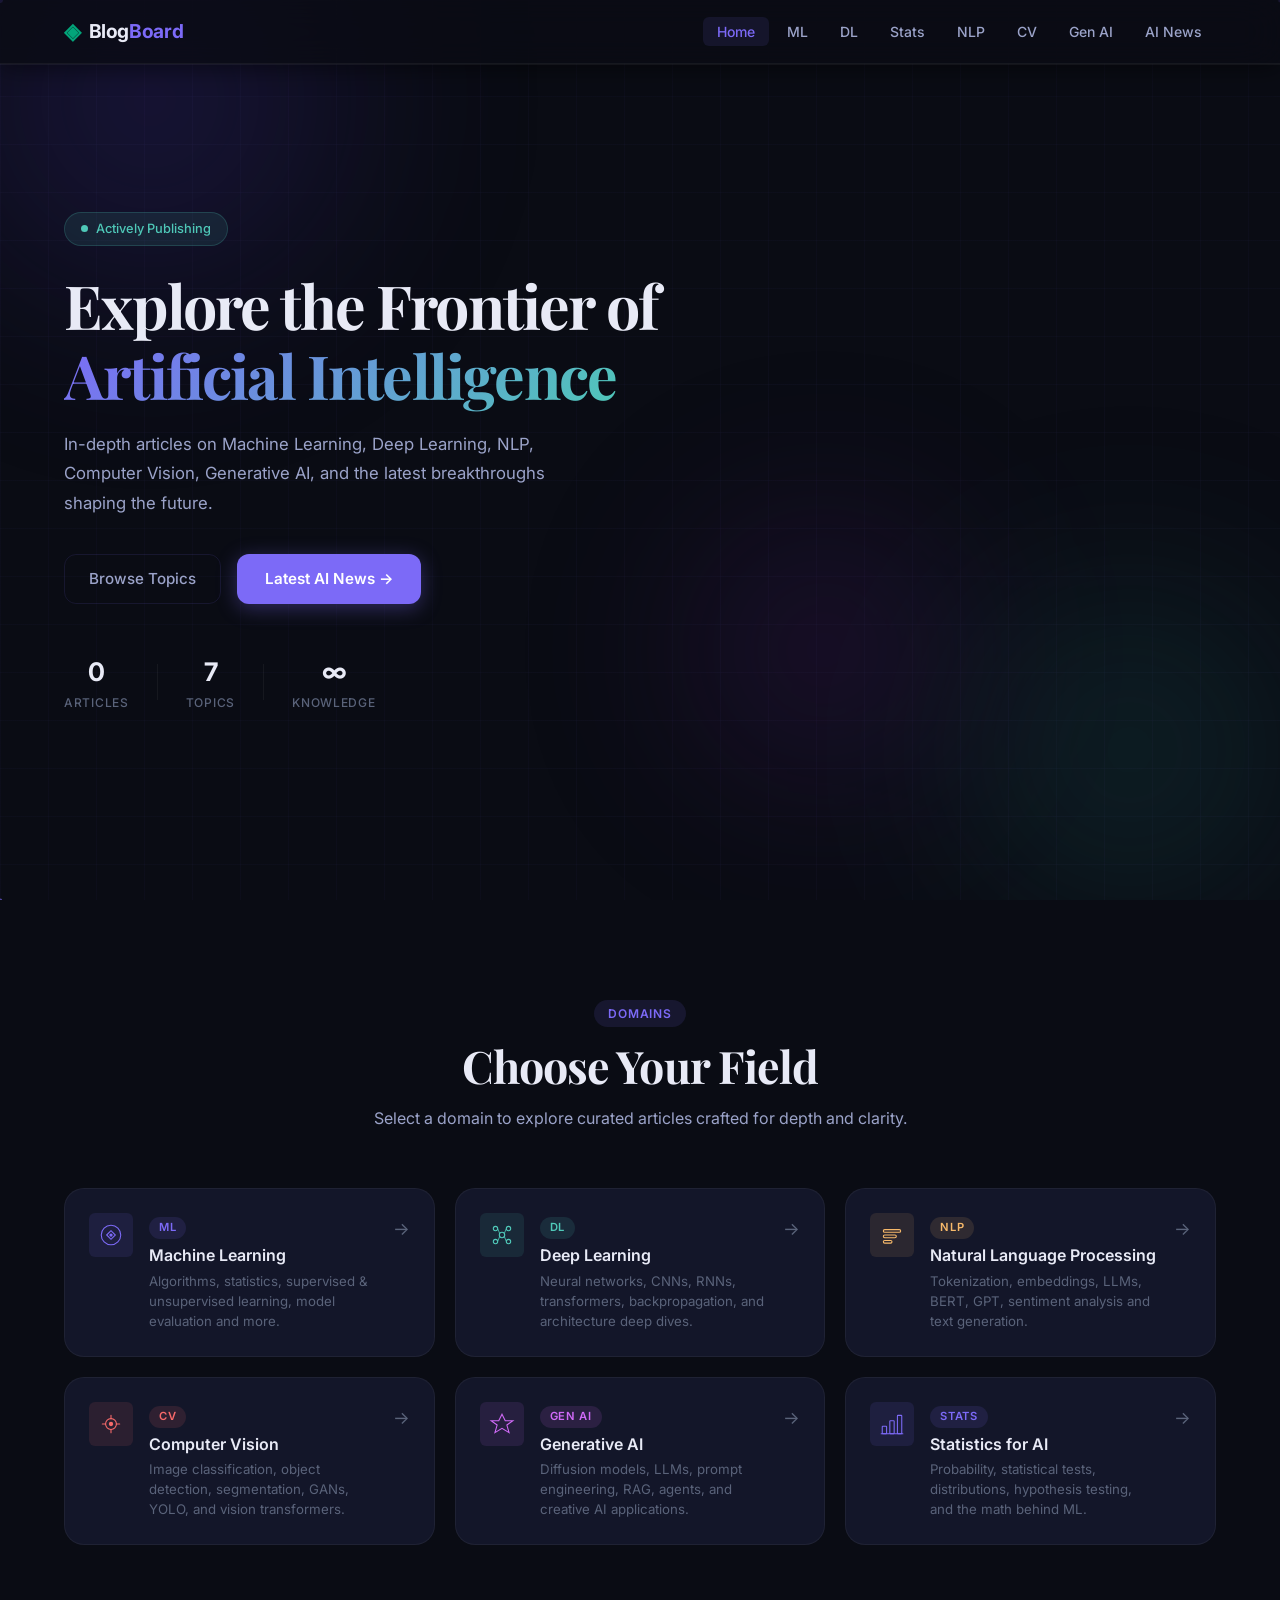
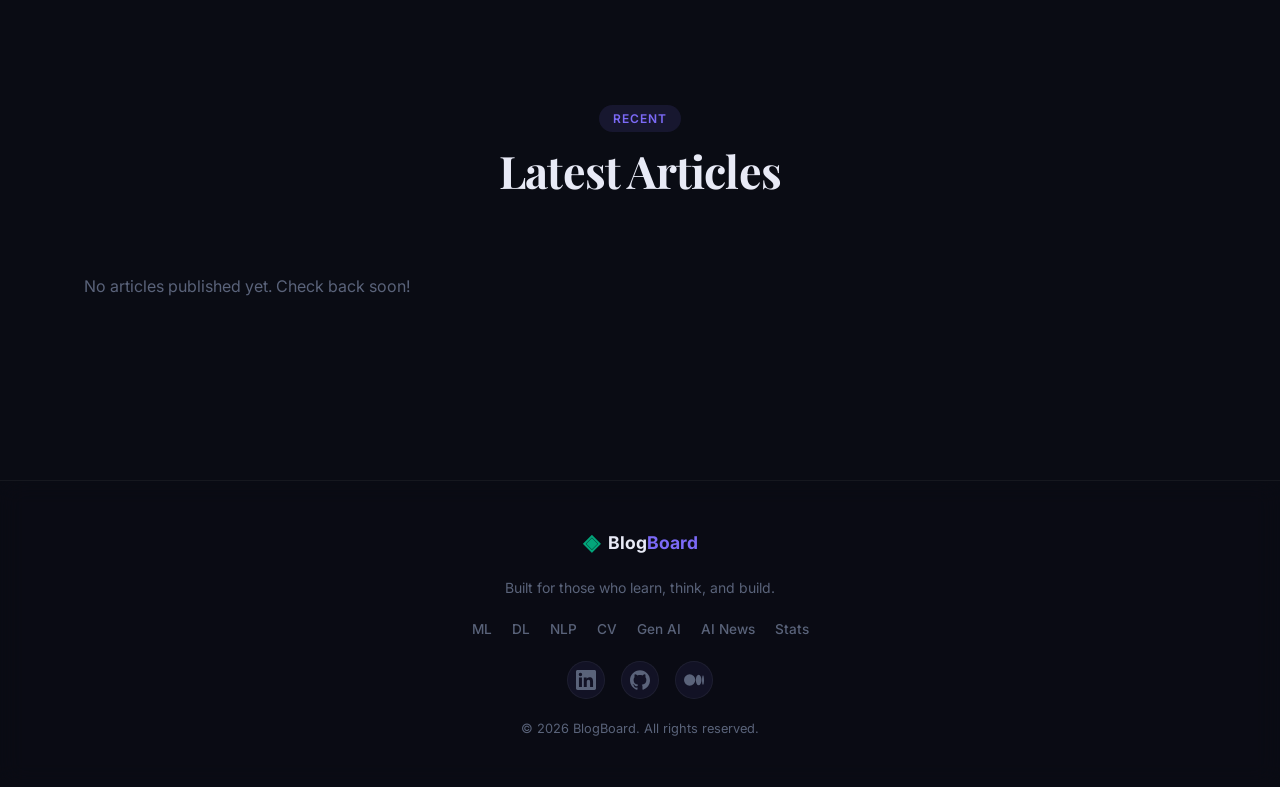
<file: blogboard/web/index.html>
<!DOCTYPE html>
<html lang="en">

<head>
  <meta charset="UTF-8" />
  <meta name="viewport" content="width=device-width, initial-scale=1.0" />
  <title>BlogBoard - AI & ML Insights</title>
  <meta name="description"
    content="A professional blog exploring Machine Learning, Deep Learning, NLP, Computer Vision, Generative AI, and the latest AI News." />
  <link rel="preconnect" href="https://fonts.googleapis.com" />
  <link rel="preconnect" href="https://fonts.gstatic.com" crossorigin />
  <link
    href="https://fonts.googleapis.com/css2?family=Inter:wght@300;400;500;600;700&family=Fira+Code:wght@400;500&family=Playfair+Display:wght@700;800&display=swap"
    rel="stylesheet" />
  <link rel="stylesheet" href="css/main.css" />
  <link rel="stylesheet" href="css/home.css" />
  <link rel="icon" type="image/svg+xml" href="favicon.svg" />
  <!-- Google tag (gtag.js) -->
  <script async src="https://www.googletagmanager.com/gtag/js?id=G-WBM01EXMS8"></script>
  <script>
    window.dataLayer = window.dataLayer || [];
    function gtag(){dataLayer.push(arguments);}
    gtag('js', new Date());

    gtag('config', 'G-WBM01EXMS8');
  </script>
  </head>

<body>
  <!-- Ambient Background -->
  <div class="ambient-bg">
    <div class="orb orb-1"></div>
    <div class="orb orb-2"></div>
    <div class="orb orb-3"></div>
    <div class="grid-overlay"></div>
    <canvas id="particleCanvas"></canvas>
  </div>

  <!-- Navigation -->
  <nav class="navbar" id="navbar">
    <div class="nav-inner">
      <a href="index.html" class="nav-logo">
        <span class="logo-icon">◈</span>
        <span class="logo-text">Blog<span class="logo-accent">Board</span></span>
      </a>
      <ul class="nav-links" id="navLinks">
        <li><a href="index.html" class="nav-link active">Home</a></li>
        <li><a href="category.html#cat=ml" class="nav-link">ML</a></li>
        <li><a href="category.html#cat=dl" class="nav-link">DL</a></li>
        <li><a href="category.html#cat=statistics" class="nav-link">Stats</a></li>
        <li><a href="category.html#cat=nlp" class="nav-link">NLP</a></li>
        <li><a href="category.html#cat=cv" class="nav-link">CV</a></li>
        <li><a href="category.html#cat=genai" class="nav-link">Gen AI</a></li>
        <li><a href="category.html#cat=ainews" class="nav-link">AI News</a></li>
      </ul>
      <button class="hamburger" id="hamburger" aria-label="Menu">
        <span></span><span></span><span></span>
      </button>
    </div>
  </nav>

  <!-- Hero Section -->
  <section class="hero">
    <div class="hero-content">
      <div class="hero-badge">
        <span class="pulse-dot"></span>
        <span>Actively Publishing</span>
      </div>
      <h1 class="hero-title">
        Explore the Frontier of
        <span class="gradient-text">Artificial Intelligence</span>
      </h1>
      <p class="hero-sub">
        In-depth articles on Machine Learning, Deep Learning, NLP, Computer Vision,
        Generative AI, and the latest breakthroughs shaping the future.
      </p>
      <div class="hero-cta">
        <a href="#categories" class="btn-ghost">Browse Topics</a>
        <a href="category.html#cat=ainews" class="btn-primary">Latest AI News →</a>
      </div>
      <div class="hero-stats">
        <div class="stat" id="totalBlogs">
          <span class="stat-num" data-target="0">0</span>
          <span class="stat-label">Articles</span>
        </div>
        <div class="stat-divider"></div>
        <div class="stat">
          <span class="stat-num">7</span>
          <span class="stat-label">Topics</span>
        </div>
        <div class="stat-divider"></div>
        <div class="stat">
          <span class="stat-num">∞</span>
          <span class="stat-label">Knowledge</span>
        </div>
      </div>
    </div>
    <div class="hero-visual">
      <div class="neural-net" id="neuralNet"></div>
    </div>
  </section>

  <!-- Categories Section -->
  <section class="categories-section" id="categories">
    <div class="section-header">
      <span class="section-tag">Domains</span>
      <h2 class="section-title">Choose Your Field</h2>
      <p class="section-sub">Select a domain to explore curated articles crafted for depth and clarity.</p>
    </div>
    <div class="categories-grid">
      <a href="category.html#cat=ml" class="cat-card" data-cat="ml">
        <div class="cat-icon-wrap">
          <svg viewBox="0 0 48 48" fill="none" class="cat-icon">
            <circle cx="24" cy="24" r="18" stroke="currentColor" stroke-width="2" />
            <path d="M16 24 L24 16 L32 24 L24 32 Z" stroke="currentColor" stroke-width="2" fill="none" />
            <circle cx="24" cy="24" r="3" fill="currentColor" />
          </svg>
        </div>
        <div class="cat-content">
          <span class="cat-tag">ML</span>
          <h3 class="cat-title">Machine Learning</h3>
          <p class="cat-desc">Algorithms, statistics, supervised & unsupervised learning, model evaluation and more.</p>
        </div>
        <div class="cat-arrow">→</div>
        <div class="cat-glow"></div>
      </a>

      <a href="category.html#cat=dl" class="cat-card" data-cat="dl">
        <div class="cat-icon-wrap">
          <svg viewBox="0 0 48 48" fill="none" class="cat-icon">
            <circle cx="12" cy="12" r="4" stroke="currentColor" stroke-width="2" />
            <circle cx="36" cy="12" r="4" stroke="currentColor" stroke-width="2" />
            <circle cx="12" cy="36" r="4" stroke="currentColor" stroke-width="2" />
            <circle cx="36" cy="36" r="4" stroke="currentColor" stroke-width="2" />
            <circle cx="24" cy="24" r="5" stroke="currentColor" stroke-width="2" />
            <line x1="16" y1="12" x2="20" y2="22" stroke="currentColor" stroke-width="1.5" />
            <line x1="32" y1="12" x2="28" y2="22" stroke="currentColor" stroke-width="1.5" />
            <line x1="16" y1="36" x2="20" y2="26" stroke="currentColor" stroke-width="1.5" />
            <line x1="32" y1="36" x2="28" y2="26" stroke="currentColor" stroke-width="1.5" />
          </svg>
        </div>
        <div class="cat-content">
          <span class="cat-tag">DL</span>
          <h3 class="cat-title">Deep Learning</h3>
          <p class="cat-desc">Neural networks, CNNs, RNNs, transformers, backpropagation, and architecture deep dives.
          </p>
        </div>
        <div class="cat-arrow">→</div>
        <div class="cat-glow"></div>
      </a>

      <a href="category.html#cat=nlp" class="cat-card" data-cat="nlp">
        <div class="cat-icon-wrap">
          <svg viewBox="0 0 48 48" fill="none" class="cat-icon">
            <rect x="8" y="14" width="32" height="5" rx="2.5" stroke="currentColor" stroke-width="2" />
            <rect x="8" y="24" width="24" height="5" rx="2.5" stroke="currentColor" stroke-width="2" />
            <rect x="8" y="34" width="16" height="5" rx="2.5" stroke="currentColor" stroke-width="2" />
          </svg>
        </div>
        <div class="cat-content">
          <span class="cat-tag">NLP</span>
          <h3 class="cat-title">Natural Language Processing</h3>
          <p class="cat-desc">Tokenization, embeddings, LLMs, BERT, GPT, sentiment analysis and text generation.</p>
        </div>
        <div class="cat-arrow">→</div>
        <div class="cat-glow"></div>
      </a>

      <a href="category.html#cat=cv" class="cat-card" data-cat="cv">
        <div class="cat-icon-wrap">
          <svg viewBox="0 0 48 48" fill="none" class="cat-icon">
            <circle cx="24" cy="24" r="10" stroke="currentColor" stroke-width="2" />
            <circle cx="24" cy="24" r="4" fill="currentColor" />
            <path d="M24 8 L24 14 M24 34 L24 40 M8 24 L14 24 M34 24 L40 24" stroke="currentColor" stroke-width="2"
              stroke-linecap="round" />
          </svg>
        </div>
        <div class="cat-content">
          <span class="cat-tag">CV</span>
          <h3 class="cat-title">Computer Vision</h3>
          <p class="cat-desc">Image classification, object detection, segmentation, GANs, YOLO, and vision transformers.
          </p>
        </div>
        <div class="cat-arrow">→</div>
        <div class="cat-glow"></div>
      </a>

      <a href="category.html#cat=genai" class="cat-card" data-cat="genai">
        <div class="cat-icon-wrap">
          <svg viewBox="0 0 48 48" fill="none" class="cat-icon">
            <path d="M24 6 L30 18 L44 18 L33 26 L37 40 L24 32 L11 40 L15 26 L4 18 L18 18 Z" stroke="currentColor"
              stroke-width="2" fill="none" />
          </svg>
        </div>
        <div class="cat-content">
          <span class="cat-tag">Gen AI</span>
          <h3 class="cat-title">Generative AI</h3>
          <p class="cat-desc">Diffusion models, LLMs, prompt engineering, RAG, agents, and creative AI applications.</p>
        </div>
        <div class="cat-arrow">→</div>
        <div class="cat-glow"></div>
      </a>

      <a href="category.html#cat=statistics" class="cat-card" data-cat="statistics">
        <div class="cat-icon-wrap">
          <svg viewBox="0 0 48 48" fill="none" class="cat-icon">
            <rect x="6" y="28" width="8" height="14" rx="1" stroke="currentColor" stroke-width="2" />
            <rect x="20" y="18" width="8" height="24" rx="1" stroke="currentColor" stroke-width="2" />
            <rect x="34" y="8" width="8" height="34" rx="1" stroke="currentColor" stroke-width="2" />
            <line x1="4" y1="42" x2="44" y2="42" stroke="currentColor" stroke-width="2" stroke-linecap="round" />
          </svg>
        </div>
        <div class="cat-content">
          <span class="cat-tag">Stats</span>
          <h3 class="cat-title">Statistics for AI</h3>
          <p class="cat-desc">Probability, statistical tests, distributions, hypothesis testing, and the math behind ML.
          </p>
        </div>
        <div class="cat-arrow">→</div>
        <div class="cat-glow"></div>
      </a>
    </div>
  </section>

  <!-- Recent Posts Section -->
  <section class="recent-section">
    <div class="section-header">
      <span class="section-tag">Recent</span>
      <h2 class="section-title">Latest Articles</h2>
    </div>
    <div class="recent-grid" id="recentPosts">
      <div class="loading-spinner">
        <div class="spinner"></div>
        <p>Loading posts…</p>
      </div>
    </div>
  </section>

  <!-- Footer -->
  <footer class="footer">
    <div class="footer-inner">
      <div class="footer-logo">
        <span class="logo-icon">◈</span>
        <span class="logo-text">Blog<span class="logo-accent">Board</span></span>
      </div>
      <p class="footer-sub">Built for those who learn, think, and build.</p>
      <div class="footer-cats">
        <a href="category.html#cat=ml">ML</a>
        <a href="category.html#cat=dl">DL</a>
        <a href="category.html#cat=nlp">NLP</a>
        <a href="category.html#cat=cv">CV</a>
        <a href="category.html#cat=genai">Gen AI</a>
        <a href="category.html#cat=ainews">AI News</a>
        <a href="category.html#cat=statistics">Stats</a>
      </div>
      <div class="footer-social">
        <a href="https://linkedin.com/in/hemakalyan" target="_blank" rel="noopener" aria-label="LinkedIn"
          class="social-link">
          <svg viewBox="0 0 24 24" fill="currentColor" width="20" height="20">
            <path
              d="M20.447 20.452h-3.554v-5.569c0-1.328-.027-3.037-1.852-3.037-1.853 0-2.136 1.445-2.136 2.939v5.667H9.351V9h3.414v1.561h.046c.477-.9 1.637-1.85 3.37-1.85 3.601 0 4.267 2.37 4.267 5.455v6.286zM5.337 7.433a2.062 2.062 0 0 1-2.063-2.065 2.064 2.064 0 1 1 2.063 2.065zm1.782 13.019H3.555V9h3.564v11.452zM22.225 0H1.771C.792 0 0 .774 0 1.729v20.542C0 23.227.792 24 1.771 24h20.451C23.2 24 24 23.227 24 22.271V1.729C24 .774 23.2 0 22.222 0h.003z" />
          </svg>
        </a>
        <a href="https://github.com/KalyanM45" target="_blank" rel="noopener" aria-label="GitHub" class="social-link">
          <svg viewBox="0 0 24 24" fill="currentColor" width="20" height="20">
            <path
              d="M12 .297c-6.63 0-12 5.373-12 12 0 5.303 3.438 9.8 8.205 11.385.6.113.82-.258.82-.577 0-.285-.01-1.04-.015-2.04-3.338.724-4.042-1.61-4.042-1.61C4.422 18.07 3.633 17.7 3.633 17.7c-1.087-.744.084-.729.084-.729 1.205.084 1.838 1.236 1.838 1.236 1.07 1.835 2.809 1.305 3.495.998.108-.776.417-1.305.76-1.605-2.665-.3-5.466-1.332-5.466-5.93 0-1.31.465-2.38 1.235-3.22-.135-.303-.54-1.523.105-3.176 0 0 1.005-.322 3.3 1.23.96-.267 1.98-.399 3-.405 1.02.006 2.04.138 3 .405 2.28-1.552 3.285-1.23 3.285-1.23.645 1.653.24 2.873.12 3.176.765.84 1.23 1.91 1.23 3.22 0 4.61-2.805 5.625-5.475 5.92.42.36.81 1.096.81 2.22 0 1.606-.015 2.896-.015 3.286 0 .315.21.69.825.57C20.565 22.092 24 17.592 24 12.297c0-6.627-5.373-12-12-12" />
          </svg>
        </a>
        <a href="https://medium.com/@kalyan45" target="_blank" rel="noopener" aria-label="Medium" class="social-link">
          <svg viewBox="0 0 24 24" fill="currentColor" width="20" height="20">
            <path
              d="M13.54 12a6.8 6.8 0 01-6.77 6.82A6.8 6.8 0 010 12a6.8 6.8 0 016.77-6.82A6.8 6.8 0 0113.54 12zM20.96 12c0 3.54-1.51 6.42-3.38 6.42-1.87 0-3.39-2.88-3.39-6.42s1.52-6.42 3.39-6.42 3.38 2.88 3.38 6.42M24 12c0 3.17-.53 5.75-1.19 5.75-.66 0-1.19-2.58-1.19-5.75s.53-5.75 1.19-5.75C23.47 6.25 24 8.83 24 12z" />
          </svg>
        </a>
      </div>
      <p class="footer-copy">© 2026 BlogBoard. All rights reserved.</p>
    </div>
  </footer>

  <script src="js/config.js"></script>
  <script src="js/blogs-data.js"></script>
  <script src="js/home.js"></script>
</body>

</html>
</file>
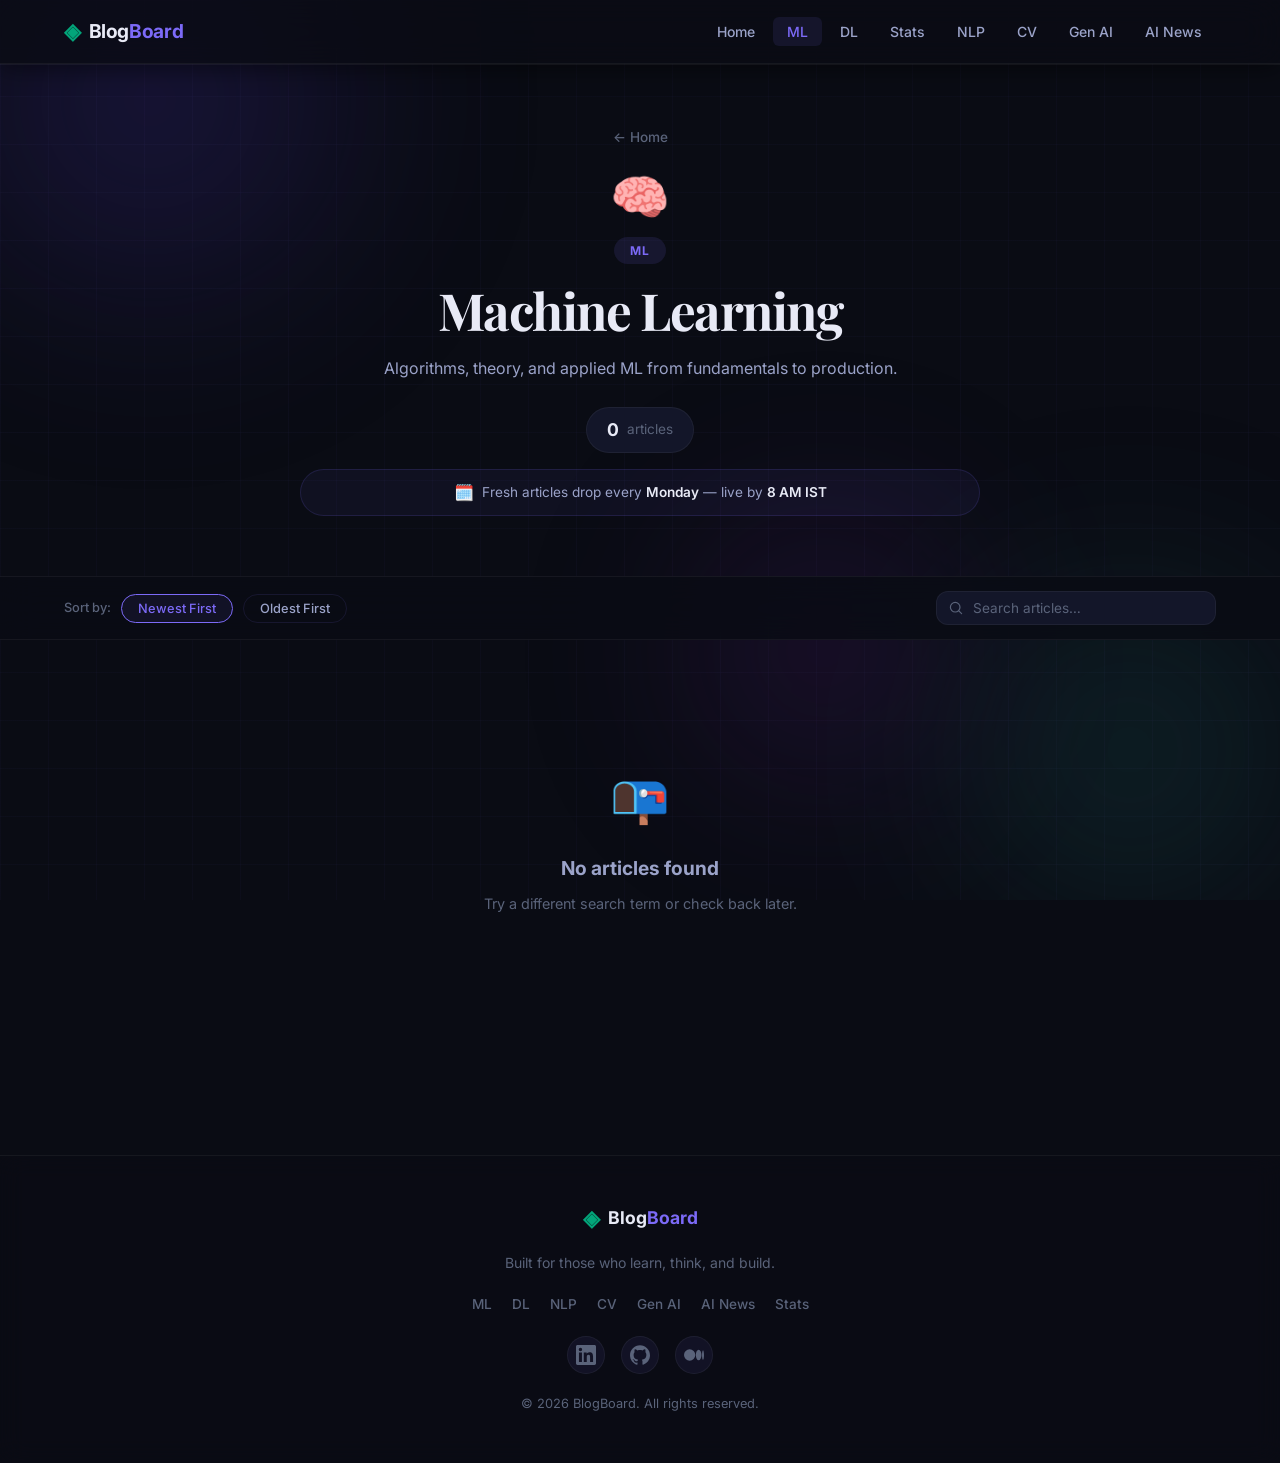
<file: blogboard/web/category.html>
<!DOCTYPE html>
<html lang="en">

<head>
    <meta charset="UTF-8" />
    <meta name="viewport" content="width=device-width, initial-scale=1.0" />
    <title>Category — BlogBoard</title>
    <meta name="description" content="Browse all articles in this category." />
    <link rel="preconnect" href="https://fonts.googleapis.com" />
    <link rel="preconnect" href="https://fonts.gstatic.com" crossorigin />
    <link
        href="https://fonts.googleapis.com/css2?family=Inter:wght@300;400;500;600;700&family=Fira+Code:wght@400;500&family=Playfair+Display:wght@700;800&display=swap"
        rel="stylesheet" />
    <link rel="stylesheet" href="css/main.css" />
    <link rel="stylesheet" href="css/category.css" />
    <link rel="icon" type="image/svg+xml" href="favicon.svg" />
</head>

<body>
    <!-- Ambient Background -->
    <div class="ambient-bg">
        <div class="orb orb-1"></div>
        <div class="orb orb-2"></div>
        <div class="orb orb-3"></div>
        <div class="grid-overlay"></div>
    </div>

    <!-- Navigation -->
    <nav class="navbar" id="navbar">
        <div class="nav-inner">
            <a href="index.html" class="nav-logo">
                <span class="logo-icon">◈</span>
                <span class="logo-text">Blog<span class="logo-accent">Board</span></span>
            </a>
            <ul class="nav-links" id="navLinks">
                <li><a href="index.html" class="nav-link">Home</a></li>
                <li><a href="category.html#cat=ml" class="nav-link" data-cat="ml">ML</a></li>
                <li><a href="category.html#cat=dl" class="nav-link" data-cat="dl">DL</a></li>
                <li><a href="category.html#cat=statistics" class="nav-link" data-cat="statistics">Stats</a></li>
                <li><a href="category.html#cat=nlp" class="nav-link" data-cat="nlp">NLP</a></li>
                <li><a href="category.html#cat=cv" class="nav-link" data-cat="cv">CV</a></li>
                <li><a href="category.html#cat=genai" class="nav-link" data-cat="genai">Gen AI</a></li>
                <li><a href="category.html#cat=ainews" class="nav-link" data-cat="ainews">AI News</a></li>
            </ul>
            <button class="hamburger" id="hamburger" aria-label="Menu">
                <span></span><span></span><span></span>
            </button>
        </div>
    </nav>

    <!-- Category Hero -->
    <section class="cat-hero">
        <div class="cat-hero-inner">
            <a href="index.html" class="breadcrumb">← Home</a>
            <div class="cat-hero-icon" id="catHeroIcon"></div>
            <div class="cat-badge" id="catBadge"></div>
            <h1 class="cat-hero-title" id="catHeroTitle">Loading…</h1>
            <p class="cat-hero-desc" id="catHeroDesc"></p>
            <div class="cat-count-wrap">
                <span id="catPostCount" class="cat-count">0</span>
                <span class="cat-count-label">articles</span>
            </div>
            <div id="catScheduleBadge" class="cat-schedule-badge" style="display:none;"></div>
        </div>
    </section>

    <!-- Filter / Sort Bar -->
    <div class="filter-bar">
        <div class="filter-inner">
            <div class="filter-group">
                <span class="filter-label">Sort by:</span>
                <button class="filter-btn active" id="sortNewest" onclick="setSortOrder('newest')">Newest First</button>
                <button class="filter-btn" id="sortOldest" onclick="setSortOrder('oldest')">Oldest First</button>
            </div>
            <div class="search-wrap">
                <svg viewBox="0 0 20 20" fill="none" class="search-icon">
                    <circle cx="9" cy="9" r="6" stroke="currentColor" stroke-width="1.5" />
                    <path d="M13.5 13.5 L17 17" stroke="currentColor" stroke-width="1.5" stroke-linecap="round" />
                </svg>
                <input type="text" id="searchInput" class="search-input" placeholder="Search articles…" />
            </div>
        </div>
    </div>

    <!-- Blog List -->
    <main class="blog-list-section">
        <div class="blog-list" id="blogList">
            <div class="loading-spinner">
                <div class="spinner"></div>
                <p>Loading articles…</p>
            </div>
        </div>
        <div class="empty-state hidden" id="emptyState">
            <div class="empty-icon">📭</div>
            <h3>No articles found</h3>
            <p>Try a different search term or check back later.</p>
        </div>
    </main>

    <!-- Footer -->
    <footer class="footer">
        <div class="footer-inner">
            <div class="footer-logo">
                <span class="logo-icon">◈</span>
                <span class="logo-text">Blog<span class="logo-accent">Board</span></span>
            </div>
            <p class="footer-sub">Built for those who learn, think, and build.</p>
            <div class="footer-cats">
                <a href="category.html#cat=ml">ML</a>
                <a href="category.html#cat=dl">DL</a>
                <a href="category.html#cat=nlp">NLP</a>
                <a href="category.html#cat=cv">CV</a>
                <a href="category.html#cat=genai">Gen AI</a>
                <a href="category.html#cat=ainews">AI News</a>
                <a href="category.html#cat=statistics">Stats</a>
            </div>
            <div class="footer-social">
                <a href="https://linkedin.com/in/kalyanm45" target="_blank" rel="noopener" aria-label="LinkedIn"
                    class="social-link">
                    <svg viewBox="0 0 24 24" fill="currentColor" width="20" height="20">
                        <path
                            d="M20.447 20.452h-3.554v-5.569c0-1.328-.027-3.037-1.852-3.037-1.853 0-2.136 1.445-2.136 2.939v5.667H9.351V9h3.414v1.561h.046c.477-.9 1.637-1.85 3.37-1.85 3.601 0 4.267 2.37 4.267 5.455v6.286zM5.337 7.433a2.062 2.062 0 0 1-2.063-2.065 2.064 2.064 0 1 1 2.063 2.065zm1.782 13.019H3.555V9h3.564v11.452zM22.225 0H1.771C.792 0 0 .774 0 1.729v20.542C0 23.227.792 24 1.771 24h20.451C23.2 24 24 23.227 24 22.271V1.729C24 .774 23.2 0 22.222 0h.003z" />
                    </svg>
                </a>
                <a href="https://github.com/KalyanM45" target="_blank" rel="noopener" aria-label="GitHub"
                    class="social-link">
                    <svg viewBox="0 0 24 24" fill="currentColor" width="20" height="20">
                        <path
                            d="M12 .297c-6.63 0-12 5.373-12 12 0 5.303 3.438 9.8 8.205 11.385.6.113.82-.258.82-.577 0-.285-.01-1.04-.015-2.04-3.338.724-4.042-1.61-4.042-1.61C4.422 18.07 3.633 17.7 3.633 17.7c-1.087-.744.084-.729.084-.729 1.205.084 1.838 1.236 1.838 1.236 1.07 1.835 2.809 1.305 3.495.998.108-.776.417-1.305.76-1.605-2.665-.3-5.466-1.332-5.466-5.93 0-1.31.465-2.38 1.235-3.22-.135-.303-.54-1.523.105-3.176 0 0 1.005-.322 3.3 1.23.96-.267 1.98-.399 3-.405 1.02.006 2.04.138 3 .405 2.28-1.552 3.285-1.23 3.285-1.23.645 1.653.24 2.873.12 3.176.765.84 1.23 1.91 1.23 3.22 0 4.61-2.805 5.625-5.475 5.92.42.36.81 1.096.81 2.22 0 1.606-.015 2.896-.015 3.286 0 .315.21.69.825.57C20.565 22.092 24 17.592 24 12.297c0-6.627-5.373-12-12-12" />
                    </svg>
                </a>
                <a href="https://medium.com/@mhemakalyan" target="_blank" rel="noopener" aria-label="Medium"
                    class="social-link">
                    <svg viewBox="0 0 24 24" fill="currentColor" width="20" height="20">
                        <path
                            d="M13.54 12a6.8 6.8 0 01-6.77 6.82A6.8 6.8 0 010 12a6.8 6.8 0 016.77-6.82A6.8 6.8 0 0113.54 12zM20.96 12c0 3.54-1.51 6.42-3.38 6.42-1.87 0-3.39-2.88-3.39-6.42s1.52-6.42 3.39-6.42 3.38 2.88 3.38 6.42M24 12c0 3.17-.53 5.75-1.19 5.75-.66 0-1.19-2.58-1.19-5.75s.53-5.75 1.19-5.75C23.47 6.25 24 8.83 24 12z" />
                    </svg>
                </a>
            </div>
            <p class="footer-copy">© 2026 BlogBoard. All rights reserved.</p>
        </div>
    </footer>

    <script src="js/config.js"></script>
    <script src="js/blogs-data.js"></script>
    <script src="js/category.js"></script>
</body>

</html>
</file>
<file: blogboard/web/css/main.css>
/* ===================================================
   MAIN.CSS — Shared design system for BlogBoard
   Theme: Deep Midnight — Studying & Reading Optimized
   =================================================== */

:root {
  /* Core Palette — Low-blue, eye-comfortable dark */
  --bg-deep: #0a0c14;
  --bg-surface: #0f1120;
  --bg-card: #131629;
  --bg-card-hover: #181d35;
  --bg-elevated: #1c2240;

  /* Accent Colors */
  --accent-primary: #7c6af7;
  --accent-primary-glow: rgba(124, 106, 247, 0.25);
  --accent-secondary: #4fc8b8;
  --accent-tertiary: #f7b96a;
  --accent-danger: #f76a6a;

  /* Text */
  --text-primary: #e8eaf6;
  --text-secondary: #9ba3c9;
  --text-muted: #5a637a;
  --text-accent: #a89cf7;

  /* Category Accent Colors */
  --cat-ml: #7c6af7;
  --cat-dl: #4fc8b8;
  --cat-nlp: #f7b96a;
  --cat-cv: #f76a6a;
  --cat-genai: #d06af7;
  --cat-ainews: #6ab4f7;
  --cat-statistics: #fb923c;

  /* Borders */
  --border: rgba(124, 106, 247, 0.12);
  --border-hover: rgba(124, 106, 247, 0.35);
  --border-card: rgba(255, 255, 255, 0.05);

  /* Typography */
  --font-sans: 'Inter', -apple-system, sans-serif;
  --font-serif: 'Playfair Display', Georgia, serif;
  --font-mono: 'Fira Code', 'Courier New', monospace;

  /* Spacing */
  --nav-height: 64px;
  --max-width: 1200px;
  --radius-sm: 6px;
  --radius-md: 12px;
  --radius-lg: 20px;
  --radius-xl: 28px;

  /* Shadows */
  --shadow-card: 0 4px 24px rgba(0, 0, 0, 0.4), 0 1px 4px rgba(0, 0, 0, 0.2);
  --shadow-glow: 0 0 40px rgba(124, 106, 247, 0.15);
  --shadow-nav: 0 1px 0 rgba(255, 255, 255, 0.05), 0 4px 24px rgba(0, 0, 0, 0.5);

  /* Transitions */
  --trans-fast: 0.15s ease;
  --trans-base: 0.25s ease;
  --trans-slow: 0.4s cubic-bezier(0.4, 0, 0.2, 1);
}

/* ── Reset & Base ── */
*,
*::before,
*::after {
  box-sizing: border-box;
  margin: 0;
  padding: 0;
}

html {
  scroll-behavior: smooth;
  font-size: 16px;
}

body {
  background: var(--bg-deep);
  color: var(--text-primary);
  font-family: var(--font-sans);
  line-height: 1.6;
  min-height: 100vh;
  overflow-x: hidden;
  -webkit-font-smoothing: antialiased;
}

a {
  color: inherit;
  text-decoration: none;
}

img {
  max-width: 100%;
  display: block;
}

/* ── Ambient Background ── */
.ambient-bg {
  position: fixed;
  inset: 0;
  z-index: 0;
  pointer-events: none;
  overflow: hidden;
}

.orb {
  position: absolute;
  border-radius: 50%;
  filter: blur(80px);
  opacity: 0.35;
  animation: orbDrift 20s ease-in-out infinite;
}

.orb-1 {
  width: 600px;
  height: 600px;
  background: radial-gradient(circle, #3b2a8f 0%, transparent 70%);
  top: -200px;
  left: -150px;
  animation-delay: 0s;
}

.orb-2 {
  width: 500px;
  height: 500px;
  background: radial-gradient(circle, #1a5555 0%, transparent 70%);
  bottom: -100px;
  right: -100px;
  animation-delay: -7s;
}

.orb-3 {
  width: 400px;
  height: 400px;
  background: radial-gradient(circle, #4a1a6e 0%, transparent 70%);
  top: 50%;
  right: 20%;
  animation-delay: -14s;
}

@keyframes orbDrift {

  0%,
  100% {
    transform: translate(0, 0) scale(1);
  }

  33% {
    transform: translate(30px, -30px) scale(1.05);
  }

  66% {
    transform: translate(-20px, 20px) scale(0.95);
  }
}

.grid-overlay {
  position: absolute;
  inset: 0;
  background-image:
    linear-gradient(rgba(124, 106, 247, 0.03) 1px, transparent 1px),
    linear-gradient(90deg, rgba(124, 106, 247, 0.03) 1px, transparent 1px);
  background-size: 48px 48px;
}

#particleCanvas {
  position: absolute;
  inset: 0;
  width: 100%;
  height: 100%;
}

/* ── Navigation ── */
.navbar {
  position: fixed;
  top: 0;
  left: 0;
  right: 0;
  z-index: 1000;
  height: var(--nav-height);
  background: rgba(10, 12, 20, 0.8);
  backdrop-filter: blur(20px);
  -webkit-backdrop-filter: blur(20px);
  border-bottom: 1px solid var(--border-card);
  box-shadow: var(--shadow-nav);
  transition: background var(--trans-base);
}

.navbar.scrolled {
  background: rgba(10, 12, 20, 0.95);
}

.nav-inner {
  max-width: var(--max-width);
  margin: 0 auto;
  padding: 0 24px;
  height: 100%;
  display: flex;
  align-items: center;
  justify-content: space-between;
  gap: 24px;
}

.nav-logo {
  display: flex;
  align-items: center;
  gap: 8px;
  font-weight: 700;
  font-size: 1.2rem;
  letter-spacing: -0.02em;
  flex-shrink: 0;
}

.logo-icon {
  color: #03a57a;
  font-size: 1.4rem;
  line-height: 1;
}

.logo-text {
  color: var(--text-primary);
}

.logo-accent {
  color: var(--accent-primary);
}

.nav-links {
  display: flex;
  list-style: none;
  gap: 4px;
  align-items: center;
}

.nav-link {
  padding: 6px 14px;
  border-radius: var(--radius-sm);
  font-size: 0.875rem;
  font-weight: 500;
  color: var(--text-secondary);
  transition: color var(--trans-fast), background var(--trans-fast);
}

.nav-link:hover,
.nav-link.active {
  color: var(--text-primary);
  background: rgba(124, 106, 247, 0.1);
}

.nav-link.active {
  color: var(--accent-primary);
}

/* Hamburger */
.hamburger {
  display: none;
  flex-direction: column;
  gap: 5px;
  background: none;
  border: none;
  cursor: pointer;
  padding: 4px;
}

.hamburger span {
  display: block;
  width: 22px;
  height: 2px;
  background: var(--text-secondary);
  border-radius: 2px;
  transition: all var(--trans-base);
}

/* ── Buttons ── */
.btn-primary {
  display: inline-flex;
  align-items: center;
  gap: 8px;
  padding: 12px 28px;
  background: var(--accent-primary);
  color: white;
  font-weight: 600;
  font-size: 0.95rem;
  border-radius: var(--radius-md);
  border: none;
  cursor: pointer;
  transition: background var(--trans-fast), transform var(--trans-fast), box-shadow var(--trans-fast);
  box-shadow: 0 4px 20px rgba(124, 106, 247, 0.35);
}

.btn-primary:hover {
  background: #9178ff;
  transform: translateY(-1px);
  box-shadow: 0 8px 28px rgba(124, 106, 247, 0.45);
}

.btn-ghost {
  display: inline-flex;
  align-items: center;
  gap: 6px;
  padding: 12px 24px;
  background: transparent;
  color: var(--text-secondary);
  font-weight: 500;
  font-size: 0.95rem;
  border-radius: var(--radius-md);
  border: 1px solid var(--border);
  cursor: pointer;
  transition: color var(--trans-fast), border-color var(--trans-fast), background var(--trans-fast);
}

.btn-ghost:hover {
  color: var(--text-primary);
  border-color: var(--border-hover);
  background: rgba(124, 106, 247, 0.06);
}

.btn-ghost-sm {
  display: inline-flex;
  align-items: center;
  gap: 6px;
  padding: 8px 18px;
  background: transparent;
  color: var(--text-secondary);
  font-weight: 500;
  font-size: 0.85rem;
  border-radius: var(--radius-sm);
  border: 1px solid var(--border);
  cursor: pointer;
  transition: all var(--trans-fast);
}

.btn-ghost-sm:hover {
  color: var(--accent-primary);
  border-color: var(--border-hover);
}

/* ── Section Shared ── */
.section-header {
  text-align: center;
  margin-bottom: 56px;
}

.section-tag {
  display: inline-block;
  padding: 4px 14px;
  background: rgba(124, 106, 247, 0.12);
  color: var(--accent-primary);
  border-radius: 999px;
  font-size: 0.75rem;
  font-weight: 600;
  letter-spacing: 0.08em;
  text-transform: uppercase;
  margin-bottom: 12px;
}

.section-title {
  font-family: var(--font-serif);
  font-size: clamp(2rem, 4vw, 2.8rem);
  color: var(--text-primary);
  line-height: 1.2;
  letter-spacing: -0.02em;
  margin-bottom: 12px;
}

.section-sub {
  font-size: 1rem;
  color: var(--text-secondary);
  max-width: 560px;
  margin: 0 auto;
  line-height: 1.7;
}

/* ── Gradient Text ── */
.gradient-text {
  background: linear-gradient(135deg, var(--accent-primary), var(--accent-secondary));
  -webkit-background-clip: text;
  -webkit-text-fill-color: transparent;
  background-clip: text;
}

/* ── Loading Spinner ── */
.loading-spinner {
  display: flex;
  flex-direction: column;
  align-items: center;
  gap: 16px;
  padding: 60px 20px;
  color: var(--text-muted);
  font-size: 0.9rem;
}

.spinner {
  width: 36px;
  height: 36px;
  border: 3px solid rgba(124, 106, 247, 0.15);
  border-top-color: var(--accent-primary);
  border-radius: 50%;
  animation: spin 0.8s linear infinite;
}

@keyframes spin {
  to {
    transform: rotate(360deg);
  }
}

/* ── Footer ── */
.footer {
  position: relative;
  z-index: 10;
  margin-top: 80px;
  border-top: 1px solid var(--border-card);
  background: rgba(10, 12, 20, 0.8);
  backdrop-filter: blur(12px);
}

.footer-inner {
  max-width: var(--max-width);
  margin: 0 auto;
  padding: 48px 24px;
  display: flex;
  flex-direction: column;
  align-items: center;
  gap: 20px;
  text-align: center;
}

.footer-logo {
  display: flex;
  align-items: center;
  gap: 8px;
  font-weight: 700;
  font-size: 1.1rem;
}

.footer-sub {
  color: var(--text-muted);
  font-size: 0.875rem;
}

.footer-cats {
  display: flex;
  gap: 20px;
  flex-wrap: wrap;
  justify-content: center;
}

.footer-cats a {
  color: var(--text-muted);
  font-size: 0.85rem;
  font-weight: 500;
  transition: color var(--trans-fast);
}

.footer-cats a:hover {
  color: var(--accent-primary);
}

.footer-copy {
  color: var(--text-muted);
  font-size: 0.8rem;
}

.footer-social {
  display: flex;
  gap: 16px;
  align-items: center;
  justify-content: center;
}

.social-link {
  display: flex;
  align-items: center;
  justify-content: center;
  width: 38px;
  height: 38px;
  border-radius: 50%;
  background: rgba(124, 106, 247, 0.08);
  border: 1px solid var(--border-card);
  color: var(--text-muted);
  transition: color var(--trans-fast), background var(--trans-fast), border-color var(--trans-fast), transform var(--trans-fast);
}

.social-link:hover {
  color: var(--accent-primary);
  background: rgba(124, 106, 247, 0.15);
  border-color: var(--border-hover);
  transform: translateY(-2px);
}

/* ── Category Color Accents ── */
.accent-ml {
  --cat-color: var(--cat-ml);
}

.accent-dl {
  --cat-color: var(--cat-dl);
}

.accent-nlp {
  --cat-color: var(--cat-nlp);
}

.accent-cv {
  --cat-color: var(--cat-cv);
}

.accent-genai {
  --cat-color: var(--cat-genai);
}

.accent-ainews {
  --cat-color: var(--cat-ainews);
}

.accent-statistics {
  --cat-color: var(--cat-statistics);
}

/* ── Utility ── */
.hidden {
  display: none !important;
}

/* ── Responsive ── */
@media (max-width: 768px) {
  .nav-links {
    display: none;
    position: fixed;
    top: var(--nav-height);
    left: 0;
    right: 0;
    background: rgba(10, 12, 20, 0.98);
    backdrop-filter: blur(20px);
    flex-direction: column;
    padding: 20px 24px;
    gap: 4px;
    border-bottom: 1px solid var(--border-card);
  }

  .nav-links.open {
    display: flex;
  }

  .nav-link {
    padding: 10px 14px;
    width: 100%;
  }

  .hamburger {
    display: flex;
  }

  .hamburger.open span:nth-child(1) {
    transform: rotate(45deg) translate(5px, 5px);
  }

  .hamburger.open span:nth-child(2) {
    opacity: 0;
  }

  .hamburger.open span:nth-child(3) {
    transform: rotate(-45deg) translate(5px, -5px);
  }
}
</file>
<file: blogboard/web/css/home.css>
/* ===================================================
   HOME.CSS — Home page specific styles
   =================================================== */

/* ── Hero ── */
.hero {
    position: relative;
    z-index: 10;
    min-height: 100vh;
    display: flex;
    align-items: center;
    padding: calc(var(--nav-height) + 40px) 24px 80px;
    max-width: var(--max-width);
    margin: 0 auto;
    gap: 60px;
}

.hero-content {
    flex: 1;
    max-width: 620px;
}

.hero-badge {
    display: inline-flex;
    align-items: center;
    gap: 8px;
    padding: 6px 16px;
    background: rgba(79, 200, 184, 0.1);
    border: 1px solid rgba(79, 200, 184, 0.2);
    border-radius: 999px;
    font-size: 0.8rem;
    font-weight: 500;
    color: var(--accent-secondary);
    margin-bottom: 24px;
}

.pulse-dot {
    width: 7px;
    height: 7px;
    background: var(--accent-secondary);
    border-radius: 50%;
    animation: pulse 2s ease-in-out infinite;
}

@keyframes pulse {

    0%,
    100% {
        transform: scale(1);
        opacity: 1;
    }

    50% {
        transform: scale(1.4);
        opacity: 0.5;
    }
}

.hero-title {
    font-family: var(--font-serif);
    font-size: clamp(2.4rem, 5vw, 3.8rem);
    line-height: 1.15;
    letter-spacing: -0.03em;
    color: var(--text-primary);
    margin-bottom: 20px;
}

.hero-sub {
    font-size: 1.05rem;
    color: var(--text-secondary);
    line-height: 1.75;
    margin-bottom: 36px;
    max-width: 520px;
}

.hero-cta {
    display: flex;
    gap: 16px;
    flex-wrap: wrap;
    margin-bottom: 48px;
}

.hero-stats {
    display: flex;
    align-items: center;
    gap: 28px;
}

.stat {
    display: flex;
    flex-direction: column;
    align-items: center;
}

.stat-num {
    font-size: 1.6rem;
    font-weight: 700;
    color: var(--text-primary);
    letter-spacing: -0.03em;
}

.stat-label {
    font-size: 0.75rem;
    color: var(--text-muted);
    text-transform: uppercase;
    letter-spacing: 0.06em;
    font-weight: 500;
}

.stat-divider {
    width: 1px;
    height: 36px;
    background: var(--border-card);
}

/* ── Neural Net Visual ── */
.hero-visual {
    flex: 0 0 auto;
    width: 420px;
    height: 420px;
    position: relative;
}

.neural-net {
    width: 100%;
    height: 100%;
}

.neural-net svg {
    width: 100%;
    height: 100%;
    overflow: visible;
}

/* ── Categories Section ── */
.categories-section {
    position: relative;
    z-index: 10;
    padding: 100px 24px;
    max-width: var(--max-width);
    margin: 0 auto;
}

.categories-grid {
    display: grid;
    grid-template-columns: repeat(3, 1fr);
    gap: 20px;
}



.cat-card {
    position: relative;
    display: flex;
    align-items: flex-start;
    gap: 16px;
    padding: 24px;
    background: var(--bg-card);
    border: 1px solid var(--border-card);
    border-radius: var(--radius-lg);
    cursor: pointer;
    transition: all var(--trans-slow);
    overflow: hidden;
    text-decoration: none;
    color: inherit;
}

.cat-card::before {
    content: '';
    position: absolute;
    inset: 0;
    background: linear-gradient(135deg, rgba(124, 106, 247, 0.04), transparent);
    opacity: 0;
    transition: opacity var(--trans-base);
}

.cat-card:hover {
    border-color: var(--border-hover);
    transform: translateY(-4px);
    box-shadow: var(--shadow-card), var(--shadow-glow);
    background: var(--bg-card-hover);
}

.cat-card:hover::before {
    opacity: 1;
}

.cat-card[data-cat="ml"]:hover {
    border-color: rgba(124, 106, 247, 0.4);
}

.cat-card[data-cat="dl"]:hover {
    border-color: rgba(79, 200, 184, 0.4);
}

.cat-card[data-cat="nlp"]:hover {
    border-color: rgba(247, 185, 106, 0.4);
}

.cat-card[data-cat="cv"]:hover {
    border-color: rgba(247, 106, 106, 0.4);
}

.cat-card[data-cat="genai"]:hover {
    border-color: rgba(208, 106, 247, 0.4);
}

.cat-card[data-cat="ainews"]:hover {
    border-color: rgba(106, 180, 247, 0.4);
}

.cat-card[data-cat="statistics"]:hover {
    border-color: rgba(251, 146, 60, 0.4);
}

.cat-icon-wrap {
    flex-shrink: 0;
    width: 44px;
    height: 44px;
    display: flex;
    align-items: center;
    justify-content: center;
    background: rgba(124, 106, 247, 0.1);
    border-radius: var(--radius-sm);
    color: var(--accent-primary);
    transition: background var(--trans-base);
}

.cat-card[data-cat="dl"] .cat-icon-wrap {
    background: rgba(79, 200, 184, 0.1);
    color: var(--cat-dl);
}

.cat-card[data-cat="nlp"] .cat-icon-wrap {
    background: rgba(247, 185, 106, 0.1);
    color: var(--cat-nlp);
}

.cat-card[data-cat="cv"] .cat-icon-wrap {
    background: rgba(247, 106, 106, 0.1);
    color: var(--cat-cv);
}

.cat-card[data-cat="genai"] .cat-icon-wrap {
    background: rgba(208, 106, 247, 0.1);
    color: var(--cat-genai);
}

.cat-card[data-cat="ainews"] .cat-icon-wrap {
    background: rgba(106, 180, 247, 0.1);
    color: var(--cat-ainews);
}

.cat-icon {
    width: 26px;
    height: 26px;
}

.cat-content {
    flex: 1;
    min-width: 0;
}

.cat-tag {
    display: inline-block;
    padding: 2px 10px;
    background: rgba(124, 106, 247, 0.12);
    color: var(--accent-primary);
    border-radius: 999px;
    font-size: 0.7rem;
    font-weight: 600;
    letter-spacing: 0.06em;
    text-transform: uppercase;
    margin-bottom: 6px;
}

.cat-card[data-cat="dl"] .cat-tag {
    background: rgba(79, 200, 184, 0.12);
    color: var(--cat-dl);
}

.cat-card[data-cat="nlp"] .cat-tag {
    background: rgba(247, 185, 106, 0.12);
    color: var(--cat-nlp);
}

.cat-card[data-cat="cv"] .cat-tag {
    background: rgba(247, 106, 106, 0.12);
    color: var(--cat-cv);
}

.cat-card[data-cat="genai"] .cat-tag {
    background: rgba(208, 106, 247, 0.12);
    color: var(--cat-genai);
}

.cat-card[data-cat="ainews"] .cat-tag {
    background: rgba(106, 180, 247, 0.12);
    color: var(--cat-ainews);
}

.cat-title {
    font-size: 1rem;
    font-weight: 600;
    color: var(--text-primary);
    margin-bottom: 6px;
    line-height: 1.3;
}

.cat-desc {
    font-size: 0.83rem;
    color: var(--text-muted);
    line-height: 1.5;
}

.cat-arrow {
    color: var(--text-muted);
    font-size: 1.1rem;
    transition: transform var(--trans-base), color var(--trans-base);
    flex-shrink: 0;
    margin-top: 2px;
}

.cat-card:hover .cat-arrow {
    transform: translateX(4px);
    color: var(--accent-primary);
}

.cat-glow {
    position: absolute;
    inset: 0;
    border-radius: inherit;
    pointer-events: none;
    background: radial-gradient(circle at 80% 50%, rgba(124, 106, 247, 0.06), transparent 60%);
    opacity: 0;
    transition: opacity var(--trans-base);
}

.cat-card:hover .cat-glow {
    opacity: 1;
}

/* ── Recent Section ── */
.recent-section {
    position: relative;
    z-index: 10;
    padding: 60px 24px 80px;
    max-width: var(--max-width);
    margin: 0 auto;
}

.recent-grid {
    display: grid;
    grid-template-columns: repeat(auto-fill, minmax(320px, 1fr));
    gap: 20px;
}

.recent-card {
    background: var(--bg-card);
    border: 1px solid var(--border-card);
    border-radius: var(--radius-lg);
    padding: 24px;
    transition: all var(--trans-slow);
    display: flex;
    flex-direction: column;
    gap: 12px;
    cursor: pointer;
    text-decoration: none;
    color: inherit;
}

.recent-card:hover {
    border-color: var(--border-hover);
    transform: translateY(-3px);
    box-shadow: var(--shadow-card);
    background: var(--bg-card-hover);
}

.recent-card-meta {
    display: flex;
    align-items: center;
    gap: 10px;
}

.recent-cat-badge {
    padding: 2px 10px;
    border-radius: 999px;
    font-size: 0.7rem;
    font-weight: 600;
    text-transform: uppercase;
    letter-spacing: 0.06em;
}

.recent-card-date {
    font-size: 0.8rem;
    color: var(--text-muted);
}

.recent-card-title {
    font-size: 1rem;
    font-weight: 600;
    color: var(--text-primary);
    line-height: 1.4;
    transition: color var(--trans-fast);
}

.recent-card:hover .recent-card-title {
    color: var(--accent-primary);
}

.recent-card-desc {
    font-size: 0.85rem;
    color: var(--text-secondary);
    line-height: 1.6;
    flex: 1;
    display: -webkit-box;
    -webkit-line-clamp: 2;
    line-clamp: 2;
    -webkit-box-orient: vertical;
    overflow: hidden;
}

.recent-card-read {
    font-size: 0.8rem;
    color: var(--text-muted);
    font-weight: 500;
}

/* ── Responsive ── */
@media (max-width: 1024px) {
    .hero {
        flex-direction: column;
        text-align: center;
        min-height: auto;
        padding-top: calc(var(--nav-height) + 60px);
    }

    .hero-content {
        max-width: 100%;
    }

    .hero-cta {
        justify-content: center;
    }

    .hero-stats {
        justify-content: center;
    }

    .hero-visual {
        width: 300px;
        height: 300px;
    }

    .categories-grid {
        grid-template-columns: repeat(2, 1fr);
    }
}

@media (max-width: 640px) {
    .categories-grid {
        grid-template-columns: 1fr;
    }

    .hero-visual {
        width: 240px;
        height: 240px;
    }

    .hero-title {
        font-size: 2rem;
    }
}
</file>
<file: blogboard/web/css/category.css>
/* ===================================================
   CATEGORY.CSS — Category listing page styles
   =================================================== */

/* ── Category Hero ── */
.cat-hero {
    position: relative;
    z-index: 10;
    padding: calc(var(--nav-height) + 60px) 24px 60px;
    text-align: center;
}

.cat-hero-inner {
    max-width: 680px;
    margin: 0 auto;
}

.breadcrumb {
    display: inline-flex;
    align-items: center;
    gap: 6px;
    color: var(--text-muted);
    font-size: 0.85rem;
    font-weight: 500;
    margin-bottom: 24px;
    transition: color var(--trans-fast);
}

.breadcrumb:hover {
    color: var(--accent-primary);
}

.cat-hero-icon {
    font-size: 3rem;
    margin-bottom: 16px;
    line-height: 1;
}

.cat-badge {
    display: inline-block;
    padding: 4px 16px;
    border-radius: 999px;
    font-size: 0.75rem;
    font-weight: 700;
    letter-spacing: 0.08em;
    text-transform: uppercase;
    margin-bottom: 16px;
}

.cat-hero-title {
    font-family: var(--font-serif);
    font-size: clamp(2rem, 5vw, 3.2rem);
    color: var(--text-primary);
    letter-spacing: -0.03em;
    line-height: 1.2;
    margin-bottom: 14px;
}

.cat-hero-desc {
    font-size: 1rem;
    color: var(--text-secondary);
    line-height: 1.7;
    margin-bottom: 24px;
}

.cat-count-wrap {
    display: inline-flex;
    align-items: center;
    gap: 8px;
    padding: 8px 20px;
    background: var(--bg-card);
    border: 1px solid var(--border-card);
    border-radius: 999px;
}

.cat-count {
    font-size: 1.1rem;
    font-weight: 700;
    color: var(--text-primary);
}

.cat-count-label {
    font-size: 0.85rem;
    color: var(--text-muted);
}

/* ── Filter Bar ── */
.filter-bar {
    position: sticky;
    top: var(--nav-height);
    z-index: 100;
    background: rgba(10, 12, 20, 0.85);
    backdrop-filter: blur(16px);
    border-bottom: 1px solid var(--border-card);
    border-top: 1px solid var(--border-card);
}

.filter-inner {
    max-width: var(--max-width);
    margin: 0 auto;
    padding: 14px 24px;
    display: flex;
    align-items: center;
    justify-content: space-between;
    gap: 16px;
    flex-wrap: wrap;
}

.filter-group {
    display: flex;
    align-items: center;
    gap: 10px;
}

.filter-label {
    font-size: 0.8rem;
    color: var(--text-muted);
    font-weight: 500;
}

.filter-btn {
    padding: 6px 16px;
    border-radius: 999px;
    border: 1px solid var(--border);
    background: transparent;
    color: var(--text-secondary);
    font-size: 0.8rem;
    font-weight: 500;
    cursor: pointer;
    font-family: var(--font-sans);
    transition: all var(--trans-fast);
}

.filter-btn.active,
.filter-btn:hover {
    border-color: var(--accent-primary);
    color: var(--accent-primary);
    background: rgba(124, 106, 247, 0.08);
}

.search-wrap {
    position: relative;
    flex: 0 1 280px;
}

.search-icon {
    position: absolute;
    left: 12px;
    top: 50%;
    transform: translateY(-50%);
    width: 16px;
    height: 16px;
    color: var(--text-muted);
    pointer-events: none;
}

.search-input {
    width: 100%;
    padding: 8px 14px 8px 36px;
    background: var(--bg-card);
    border: 1px solid var(--border-card);
    border-radius: var(--radius-md);
    color: var(--text-primary);
    font-size: 0.85rem;
    font-family: var(--font-sans);
    outline: none;
    transition: border-color var(--trans-fast);
}

.search-input::placeholder {
    color: var(--text-muted);
}

.search-input:focus {
    border-color: var(--accent-primary);
}

/* ── Blog List ── */
.blog-list-section {
    position: relative;
    z-index: 10;
    max-width: var(--max-width);
    margin: 0 auto;
    padding: 40px 24px 80px;
}

.blog-list {
    display: flex;
    flex-direction: column;
    gap: 2px;
}

/* Blog List Item */
.blog-item {
    display: flex;
    align-items: flex-start;
    gap: 20px;
    padding: 24px;
    background: transparent;
    border-radius: var(--radius-md);
    transition: all var(--trans-base);
    cursor: pointer;
    text-decoration: none;
    color: inherit;
    position: relative;
}

.blog-item::before {
    content: '';
    position: absolute;
    left: 0;
    top: 0;
    bottom: 0;
    width: 2px;
    border-radius: 2px;
    background: var(--accent-primary);
    opacity: 0;
    transform: scaleY(0);
    transition: all var(--trans-base);
}

.blog-item:hover {
    background: var(--bg-card);
}

.blog-item:hover::before {
    opacity: 1;
    transform: scaleY(1);
}

.blog-item-num {
    font-family: var(--font-mono);
    font-size: 0.75rem;
    color: var(--text-muted);
    min-width: 28px;
    padding-top: 4px;
    flex-shrink: 0;
}

.blog-item-body {
    flex: 1;
    min-width: 0;
}

.blog-item-meta {
    display: flex;
    align-items: center;
    gap: 10px;
    margin-bottom: 8px;
    flex-wrap: wrap;
}

.blog-item-date {
    font-size: 0.8rem;
    font-family: var(--font-mono);
    color: var(--text-muted);
}

.blog-item-tag {
    font-size: 0.7rem;
    font-weight: 600;
    text-transform: uppercase;
    letter-spacing: 0.06em;
    padding: 2px 8px;
    border-radius: 4px;
}

.blog-item-title {
    font-size: 1.05rem;
    font-weight: 600;
    color: var(--text-primary);
    line-height: 1.4;
    margin-bottom: 8px;
    transition: color var(--trans-fast);
}

.blog-item:hover .blog-item-title {
    color: var(--accent-primary);
}

.blog-item-desc {
    font-size: 0.875rem;
    color: var(--text-secondary);
    line-height: 1.6;
    display: -webkit-box;
    -webkit-line-clamp: 2;
    -webkit-box-orient: vertical;
    overflow: hidden;
}

.blog-item-footer {
    display: flex;
    align-items: center;
    gap: 12px;
    margin-top: 10px;
}

.read-time {
    font-size: 0.78rem;
    color: var(--text-muted);
}

.blog-item-arrow {
    margin-left: auto;
    color: var(--text-muted);
    font-size: 1.2rem;
    flex-shrink: 0;
    transition: transform var(--trans-fast), color var(--trans-fast);
    padding-top: 4px;
}

.blog-item:hover .blog-item-arrow {
    transform: translateX(4px);
    color: var(--accent-primary);
}

/* ── Empty State ── */
.empty-state {
    text-align: center;
    padding: 80px 20px;
    color: var(--text-muted);
}

.empty-icon {
    font-size: 3rem;
    margin-bottom: 16px;
}

.empty-state h3 {
    font-size: 1.2rem;
    color: var(--text-secondary);
    margin-bottom: 8px;
}

.empty-state p {
    font-size: 0.9rem;
}

/* ── Category Color Themes ── */
.theme-ml .cat-badge {
    background: rgba(124, 106, 247, 0.15);
    color: var(--cat-ml);
}

.theme-dl .cat-badge {
    background: rgba(79, 200, 184, 0.15);
    color: var(--cat-dl);
}

.theme-nlp .cat-badge {
    background: rgba(247, 185, 106, 0.15);
    color: var(--cat-nlp);
}

.theme-cv .cat-badge {
    background: rgba(247, 106, 106, 0.15);
    color: var(--cat-cv);
}

.theme-genai .cat-badge {
    background: rgba(208, 106, 247, 0.15);
    color: var(--cat-genai);
}

.theme-ainews .cat-badge {
    background: rgba(106, 180, 247, 0.15);
    color: var(--cat-ainews);
}

.theme-ml .blog-item::before {
    background: var(--cat-ml);
}

.theme-dl .blog-item::before {
    background: var(--cat-dl);
}

.theme-nlp .blog-item::before {
    background: var(--cat-nlp);
}

.theme-cv .blog-item::before {
    background: var(--cat-cv);
}

.theme-genai .blog-item::before {
    background: var(--cat-genai);
}

.theme-ainews .blog-item::before {
    background: var(--cat-ainews);
}

.theme-statistics .cat-badge {
    background: rgba(251, 146, 60, 0.15);
    color: #fb923c;
}

.theme-statistics .blog-item::before {
    background: #fb923c;
}

/* ── Category Schedule Badge ── */
.cat-schedule-badge {
    display: none;
    align-items: center;
    gap: 8px;
    margin-top: 16px;
    padding: 10px 20px;
    background: rgba(124, 106, 247, 0.06);
    border: 1px solid rgba(124, 106, 247, 0.15);
    border-radius: 999px;
    font-size: 0.85rem;
    color: var(--text-secondary);
    justify-content: center;
    animation: fadeIn 0.4s ease;
}

.cat-schedule-badge strong {
    color: var(--text-primary);
    font-weight: 600;
}

.sched-icon {
    font-size: 1rem;
}

@keyframes fadeIn {
    from {
        opacity: 0;
        transform: translateY(4px);
    }

    to {
        opacity: 1;
        transform: translateY(0);
    }
}

/* ── Responsive ── */
@media (max-width: 640px) {
    .filter-inner {
        flex-direction: column;
        align-items: flex-start;
    }

    .search-wrap {
        flex: 1 1 100%;
    }

    .blog-item-num {
        display: none;
    }
}
</file>
